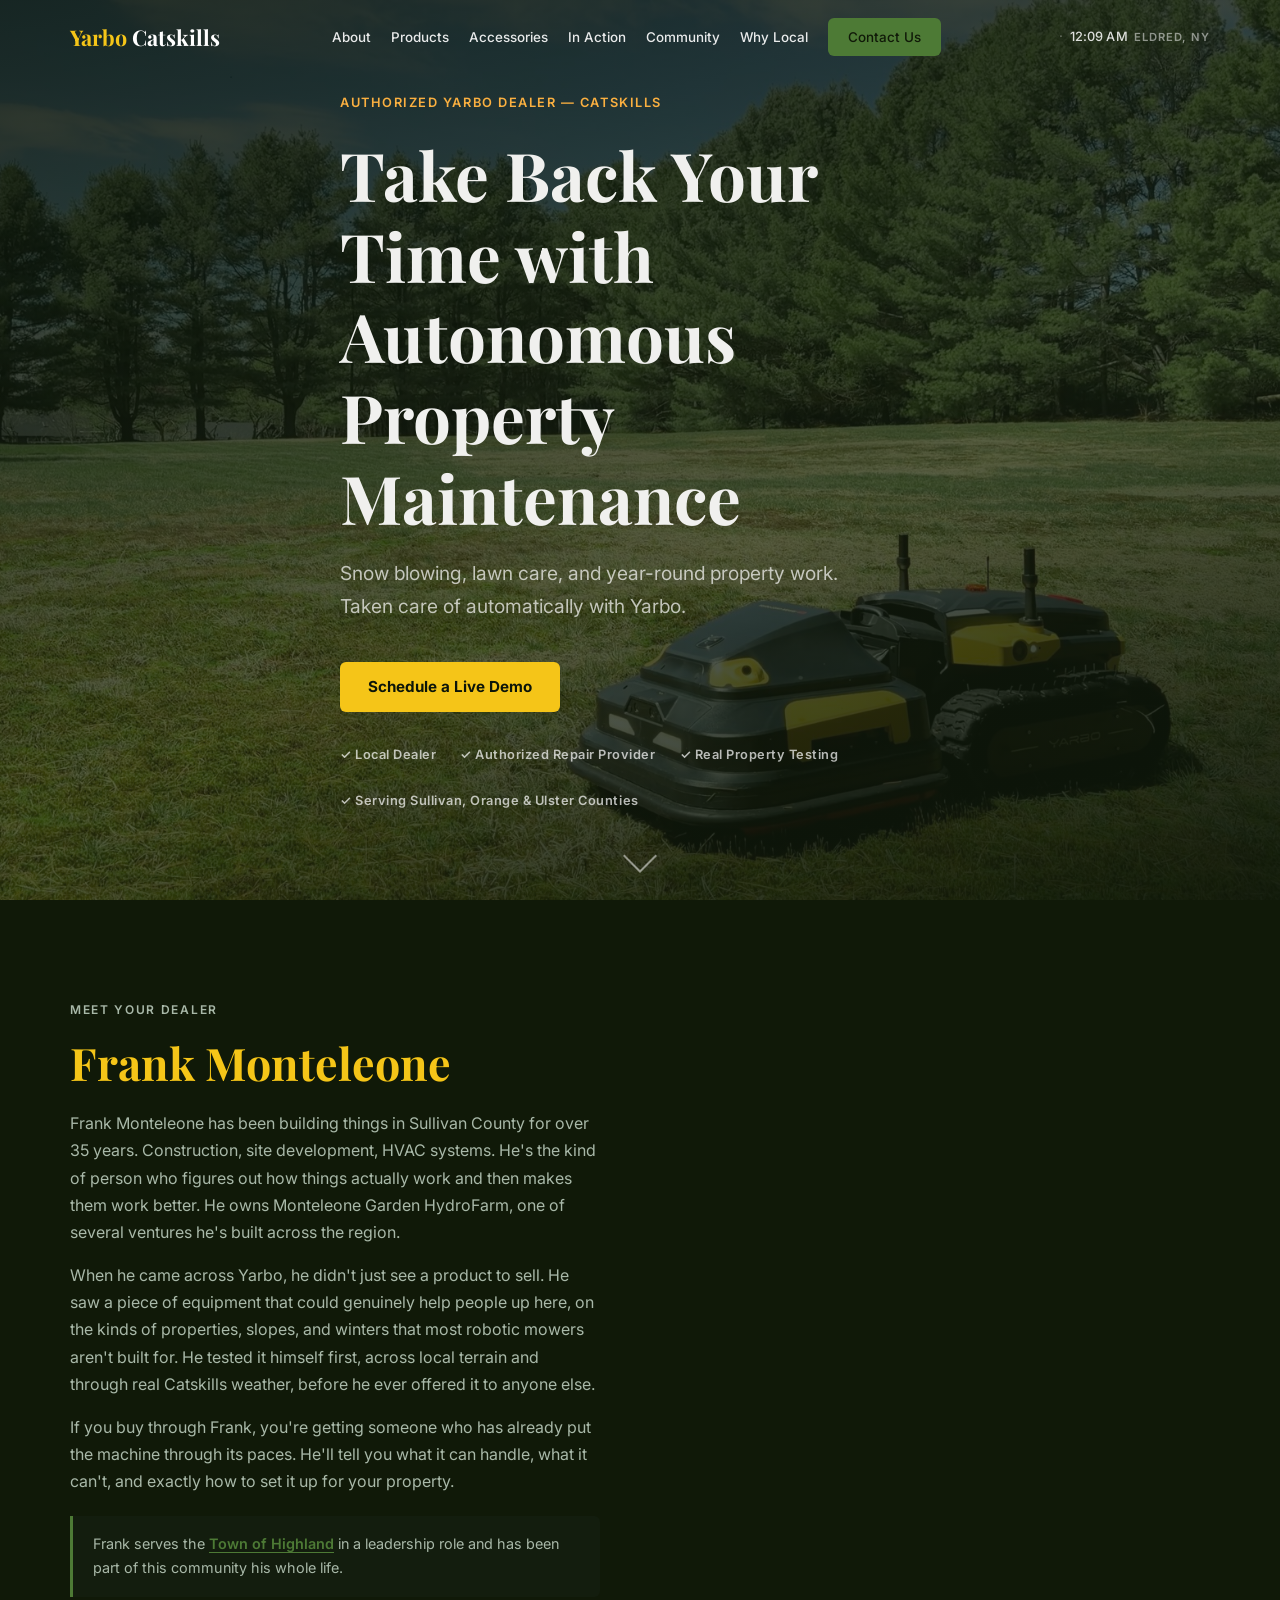
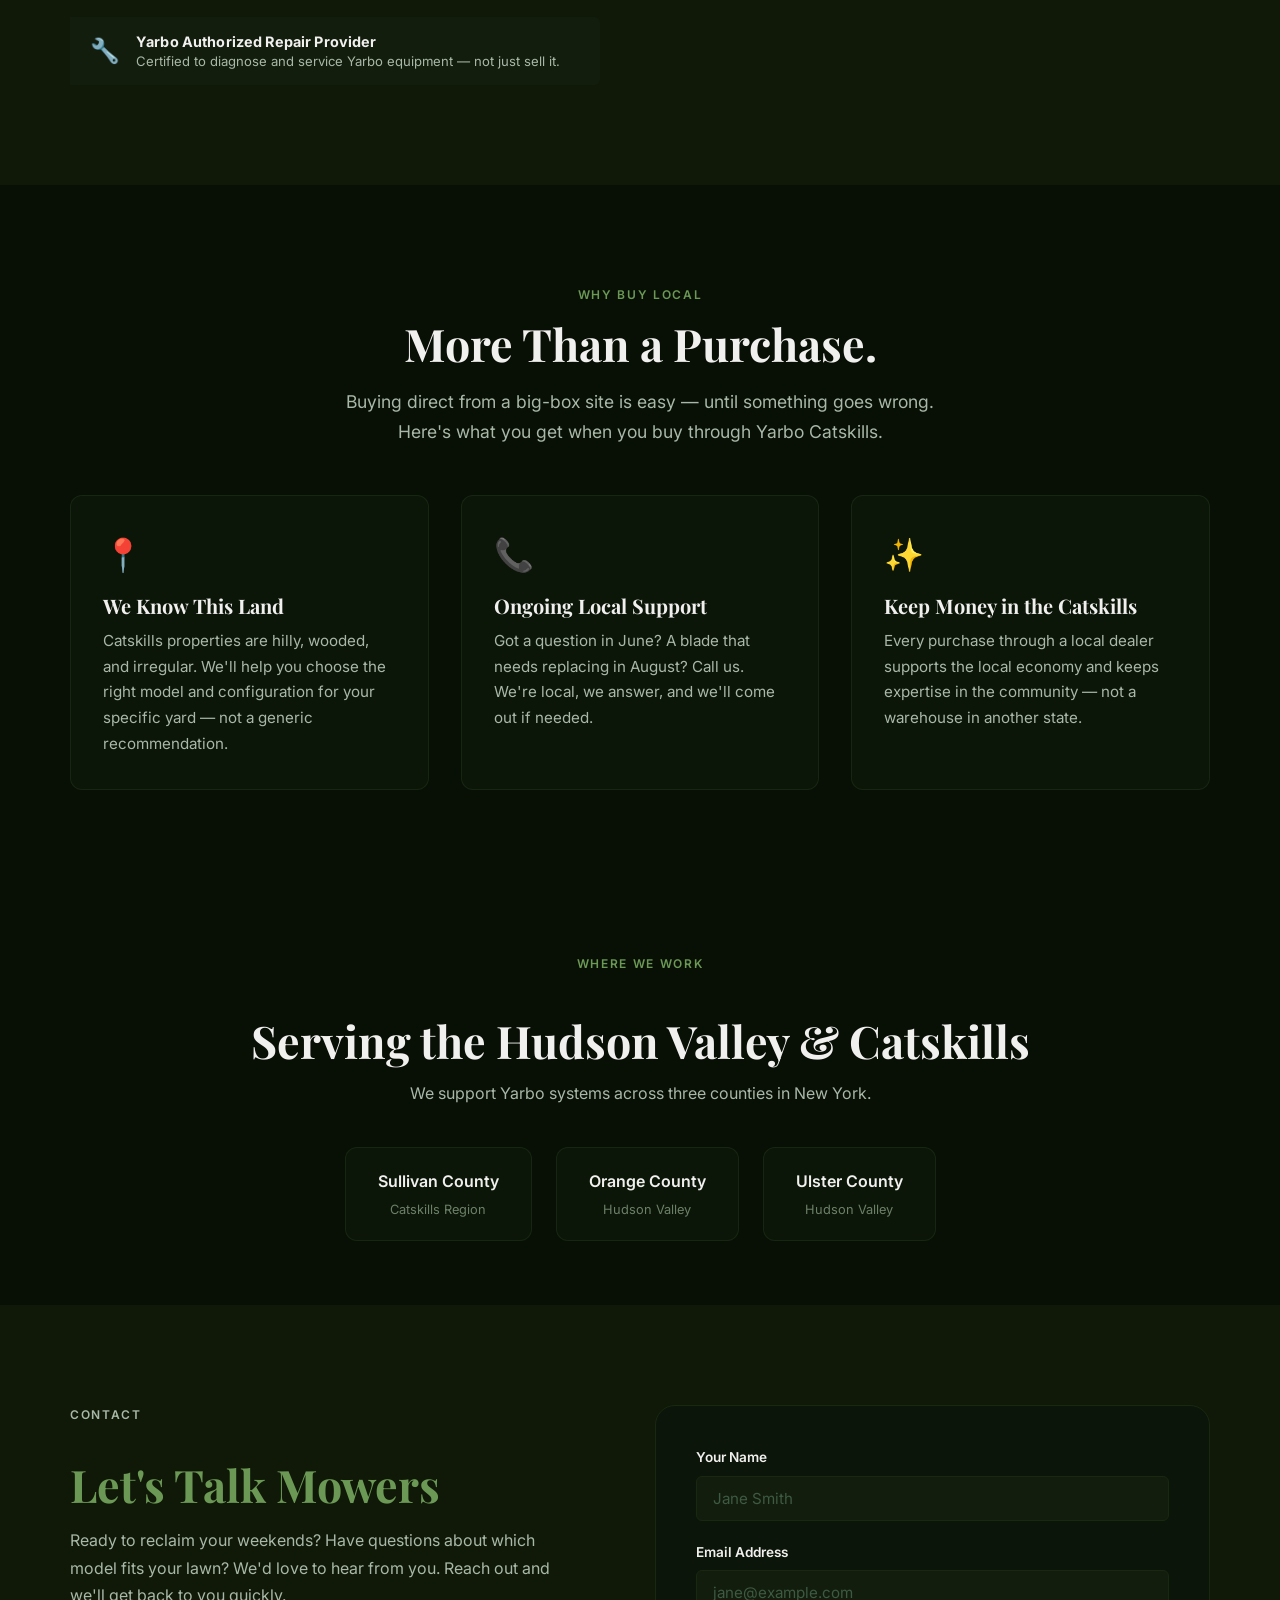
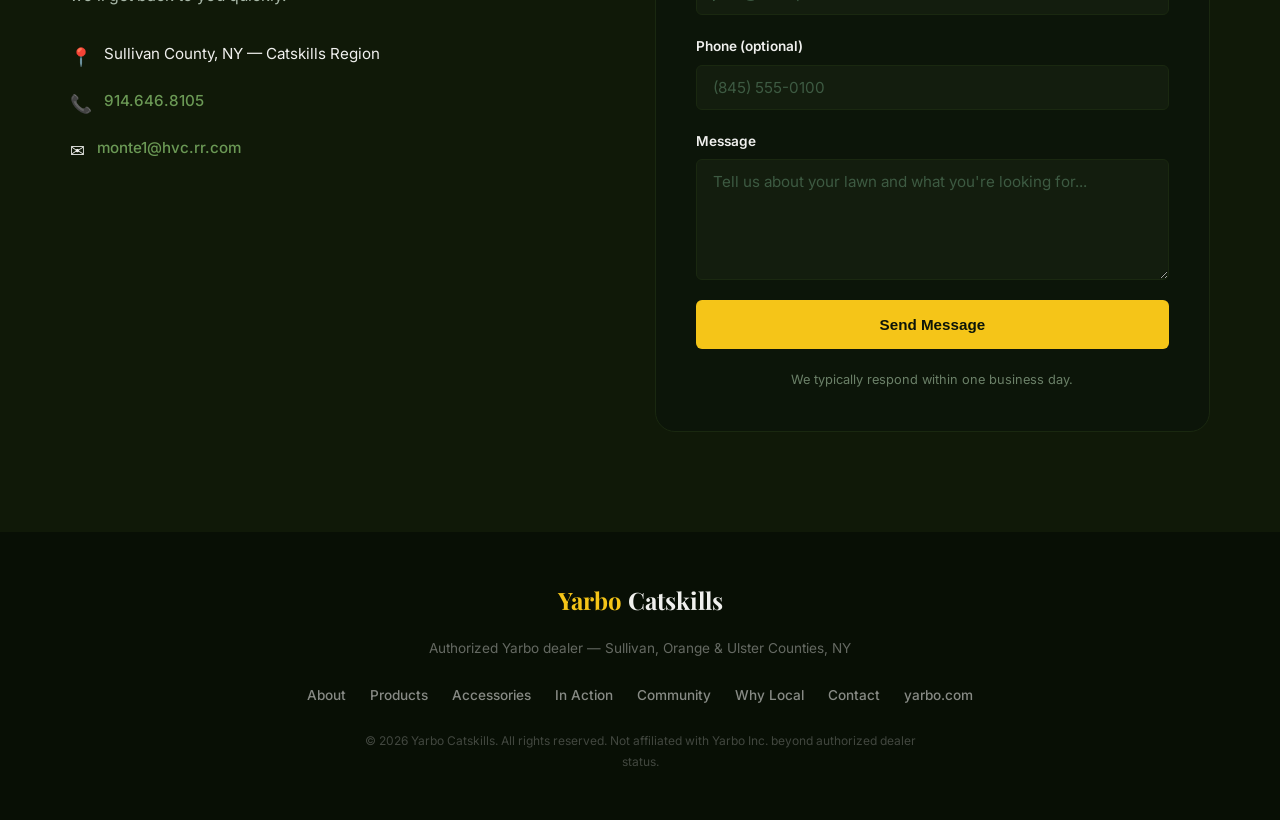
<file: index.html>
<!DOCTYPE html>
<html lang="en">
<head>
  <meta charset="UTF-8" />
  <meta name="viewport" content="width=device-width, initial-scale=1.0" />
  <meta name="description" content="Yarbo Catskills — authorized Yarbo robotic mower dealer serving Sullivan, Orange, and Ulster Counties in New York. Robotic mowers, snow blowers, and year-round property care." />
  <meta name="keywords" content="Yarbo dealer, robotic mower Sullivan County NY, robotic lawn mower Catskills, autonomous mower Ulster County, robotic snow blower Orange County NY, Yarbo Catskills, Hudson Valley robotic mower" />
  <meta property="og:title" content="Yarbo Catskills | Robotic Mowers — Sullivan, Orange &amp; Ulster County NY" />
  <meta property="og:description" content="Authorized Yarbo dealer serving Sullivan, Orange, and Ulster Counties. Robotic mowers, snow blowers, and year-round property automation tested on real Catskills terrain." />
  <meta property="og:type" content="website" />
  <meta property="og:url" content="https://www.yarbocatskills.com" />
  <title>Yarbo Catskills | Robotic Mowers — Sullivan, Orange &amp; Ulster County NY Dealer</title>
  <link rel="preconnect" href="https://fonts.googleapis.com" />
  <link rel="preconnect" href="https://fonts.gstatic.com" crossorigin />
  <link href="https://fonts.googleapis.com/css2?family=Inter:wght@400;500;600;700&family=Playfair+Display:wght@700&display=swap" rel="stylesheet" />
  <link rel="icon" type="image/svg+xml" href="favicon.svg" />
  <link rel="stylesheet" href="css/styles.css?v=2" />
</head>
<body>

  <!-- NAV -->
  <header class="site-header" id="site-header">
    <div class="container nav-inner">
      <a href="#hero" class="logo"><span>Yarbo</span> Catskills</a>
      <nav class="nav-links">
        <a href="#about">About</a>
        <a href="products.html">Products</a>
        <a href="accessories.html">Accessories</a>
        <a href="gallery.html">In Action</a>
        <a href="community.html">Community</a>
        <a href="#why-local">Why Local</a>
        <a href="#contact" class="btn-nav">Contact Us</a>
      </nav>
      <div class="weather-widget" id="weather-widget" aria-live="polite">
        <span id="weather-temp"></span>
        <span class="weather-divider" aria-hidden="true">·</span>
        <span id="weather-time"></span>
        <span class="weather-loc">Eldred, NY</span>
      </div>
      <button class="nav-toggle" aria-label="Toggle navigation" aria-expanded="false">
        <span></span><span></span><span></span>
      </button>
    </div>
  </header>

  <!-- HERO -->
  <section class="hero" id="hero">
    <div class="hero-bg"></div>
    <!-- VIDEO HERO (saved for later — swap the div above for this to re-enable)
    <div class="hero-bg">
      <video class="hero-video" autoplay muted loop playsinline>
        <source src="images/hero-sm.mp4" type="video/mp4">
      </video>
    </div>
    -->
    <div class="container hero-content">
      <p class="hero-eyebrow">Authorized Yarbo Dealer &mdash; Catskills</p>
      <h1>Take Back Your Time with Autonomous Property Maintenance</h1>
      <p class="hero-sub">Snow blowing, lawn care, and year-round property work. Taken care of automatically with Yarbo.</p>
      <div class="hero-actions">
        <a href="#contact" class="btn-primary">Schedule a Live Demo</a>
      </div>
      <div class="hero-trust">
        <span>&#10003; Local Dealer</span>
        <span>&#10003; Authorized Repair Provider</span>
        <span>&#10003; Real Property Testing</span>
        <span>&#10003; Serving Sullivan, Orange &amp; Ulster Counties</span>
      </div>
    </div>
    <div class="hero-scroll-hint" aria-hidden="true">
      <span></span>
    </div>
  </section>

  <!-- ABOUT -->
  <section class="section about" id="about">
    <div class="container about-grid">
      <div class="about-text">
        <p class="section-label">Meet Your Dealer</p>
        <h2>Frank Monteleone</h2>
        <p>Frank Monteleone has been building things in Sullivan County for over 35 years. Construction, site development, HVAC systems. He's the kind of person who figures out how things actually work and then makes them work better. He owns <a href="https://www.monteleonegardens.com/" target="_blank" rel="noopener">Monteleone Garden HydroFarm</a>, one of several ventures he's built across the region.</p>
        <p>When he came across Yarbo, he didn't just see a product to sell. He saw a piece of equipment that could genuinely help people up here, on the kinds of properties, slopes, and winters that most robotic mowers aren't built for. He tested it himself first, across local terrain and through real Catskills weather, before he ever offered it to anyone else.</p>
        <p>If you buy through Frank, you're getting someone who has already put the machine through its paces. He'll tell you what it can handle, what it can't, and exactly how to set it up for your property.</p>
        <p class="about-gardens-note">Frank serves the <a href="https://townofhighlandny.gov/" target="_blank" rel="noopener">Town of Highland</a> in a leadership role and has been part of this community his whole life.</p>
        <button class="repair-cert" id="cert-trigger" aria-label="View authorization certificate">
          <div class="repair-cert-icon">&#128295;</div>
          <div class="repair-cert-text">
            <strong>Yarbo Authorized Repair Provider</strong>
            <span>Certified to diagnose and service Yarbo equipment — not just sell it.</span>
          </div>
        </button>
      </div>
    </div>
  </section>

  <!-- WHY BUY LOCAL -->
  <section class="section why-local" id="why-local">
    <div class="container">
      <p class="section-label center light">Why Buy Local</p>
      <h2 class="center light">More Than a Purchase.</h2>
      <p class="section-intro center light">Buying direct from a big-box site is easy — until something goes wrong. Here's what you get when you buy through Yarbo Catskills.</p>

      <div class="benefits-grid">
        <div class="benefit-item">
          <div class="benefit-icon">&#128205;</div>
          <h3>We Know This Land</h3>
          <p>Catskills properties are hilly, wooded, and irregular. We'll help you choose the right model and configuration for your specific yard — not a generic recommendation.</p>
        </div>
        <div class="benefit-item">
          <div class="benefit-icon">&#128222;</div>
          <h3>Ongoing Local Support</h3>
          <p>Got a question in June? A blade that needs replacing in August? Call us. We're local, we answer, and we'll come out if needed.</p>
        </div>
        <div class="benefit-item">
          <div class="benefit-icon">&#10024;</div>
          <h3>Keep Money in the Catskills</h3>
          <p>Every purchase through a local dealer supports the local economy and keeps expertise in the community — not a warehouse in another state.</p>
        </div>
      </div>
    </div>
  </section>

  <!-- SERVICE AREA -->
  <section class="service-area" id="service-area">
    <div class="container">
      <p class="section-label">Where We Work</p>
      <h2>Serving the Hudson Valley &amp; Catskills</h2>
      <p>We support Yarbo systems across three counties in New York.</p>
      <div class="county-list">
        <div class="county-item">Sullivan County <span>Catskills Region</span></div>
        <div class="county-item">Orange County <span>Hudson Valley</span></div>
        <div class="county-item">Ulster County <span>Hudson Valley</span></div>
      </div>
    </div>
  </section>

  <!-- CONTACT -->
  <section class="section contact" id="contact">
    <div class="container contact-grid">
      <div class="contact-text">
        <p class="section-label">Contact</p>
        <h2>Let's Talk Mowers</h2>
        <p>Ready to reclaim your weekends? Have questions about which model fits your lawn? We'd love to hear from you. Reach out and we'll get back to you quickly.</p>
        <div class="contact-details">
          <div class="contact-item">
            <span class="contact-icon">&#128205;</span>
            <span>Sullivan County, NY &mdash; Catskills Region</span>
          </div>
          <div class="contact-item">
            <span class="contact-icon">&#128222;</span>
            <a href="tel:+19146468105">914.646.8105</a>
          </div>
          <div class="contact-item">
            <span class="contact-icon">&#9993;</span>
            <a href="mailto:monte1@hvc.rr.com">monte1@hvc.rr.com</a>
          </div>
        </div>
      </div>
      <form class="contact-form" id="contact-form" novalidate>
        <div class="form-group">
          <label for="name">Your Name</label>
          <input type="text" id="name" name="name" placeholder="Jane Smith" required />
        </div>
        <div class="form-group">
          <label for="email">Email Address</label>
          <input type="email" id="email" name="email" placeholder="jane@example.com" required />
        </div>
        <div class="form-group">
          <label for="phone">Phone (optional)</label>
          <input type="tel" id="phone" name="phone" placeholder="(845) 555-0100" />
        </div>
        <div class="form-group">
          <label for="message">Message</label>
          <textarea id="message" name="message" rows="5" placeholder="Tell us about your lawn and what you're looking for..." required></textarea>
        </div>
        <button type="submit" class="btn-primary btn-full">Send Message</button>
        <p class="form-note">We typically respond within one business day.</p>
      </form>
    </div>
  </section>

  <!-- FOOTER -->
  <footer class="site-footer">
    <div class="container footer-inner">
      <p class="footer-logo"><span>Yarbo</span> Catskills</p>
      <p class="footer-tagline">Authorized Yarbo dealer &mdash; Sullivan, Orange &amp; Ulster Counties, NY</p>
      <nav class="footer-links">
        <a href="#about">About</a>
        <a href="products.html">Products</a>
        <a href="accessories.html">Accessories</a>
        <a href="gallery.html">In Action</a>
        <a href="community.html">Community</a>
        <a href="#why-local">Why Local</a>
        <a href="#contact">Contact</a>
        <a href="https://www.yarbo.com" target="_blank" rel="noopener">yarbo.com</a>
      </nav>
      <p class="footer-copy">&copy; 2026 Yarbo Catskills. All rights reserved. Not affiliated with Yarbo Inc. beyond authorized dealer status.</p>
    </div>
  </footer>

  <script src="js/main.js"></script>
  <script type="application/ld+json">
  {
    "@context": "https://schema.org",
    "@type": "LocalBusiness",
    "name": "Yarbo Catskills",
    "description": "Authorized Yarbo robotic mower dealer serving Sullivan, Orange, and Ulster Counties, New York. Robotic mowers, snow blowers, and year-round autonomous property maintenance.",
    "telephone": "+19146468105",
    "email": "frank@yarbocatskills.com",
    "url": "https://www.yarbocatskills.com",
    "address": {
      "@type": "PostalAddress",
      "addressLocality": "Eldred",
      "addressRegion": "NY",
      "addressCountry": "US"
    },
    "areaServed": [
      { "@type": "AdministrativeArea", "name": "Sullivan County, NY" },
      { "@type": "AdministrativeArea", "name": "Orange County, NY" },
      { "@type": "AdministrativeArea", "name": "Ulster County, NY" }
    ],
    "sameAs": ["https://www.yarbo.com"]
  }
  </script>

  <!-- Certificate modal -->
  <div id="cert-modal" class="cert-modal" hidden role="dialog" aria-modal="true" aria-label="Authorization certificate">
    <div class="cert-modal-backdrop"></div>
    <img src="images/authorizedrepair.png" alt="Yarbo Authorized Repair Provider certificate for Monteleone Gardens" class="cert-modal-img" />
  </div>

  <script>
    (function() {
      var trigger = document.getElementById('cert-trigger');
      var modal = document.getElementById('cert-modal');
      function open() { modal.removeAttribute('hidden'); modal.classList.add('is-open'); }
      function close() { modal.classList.remove('is-open'); modal.setAttribute('hidden', ''); }
      trigger.addEventListener('click', open);
      modal.addEventListener('click', close);
      document.addEventListener('keydown', function(e) { if (e.key === 'Escape') close(); });
    })();
  </script>
</body>
</html>
</file>
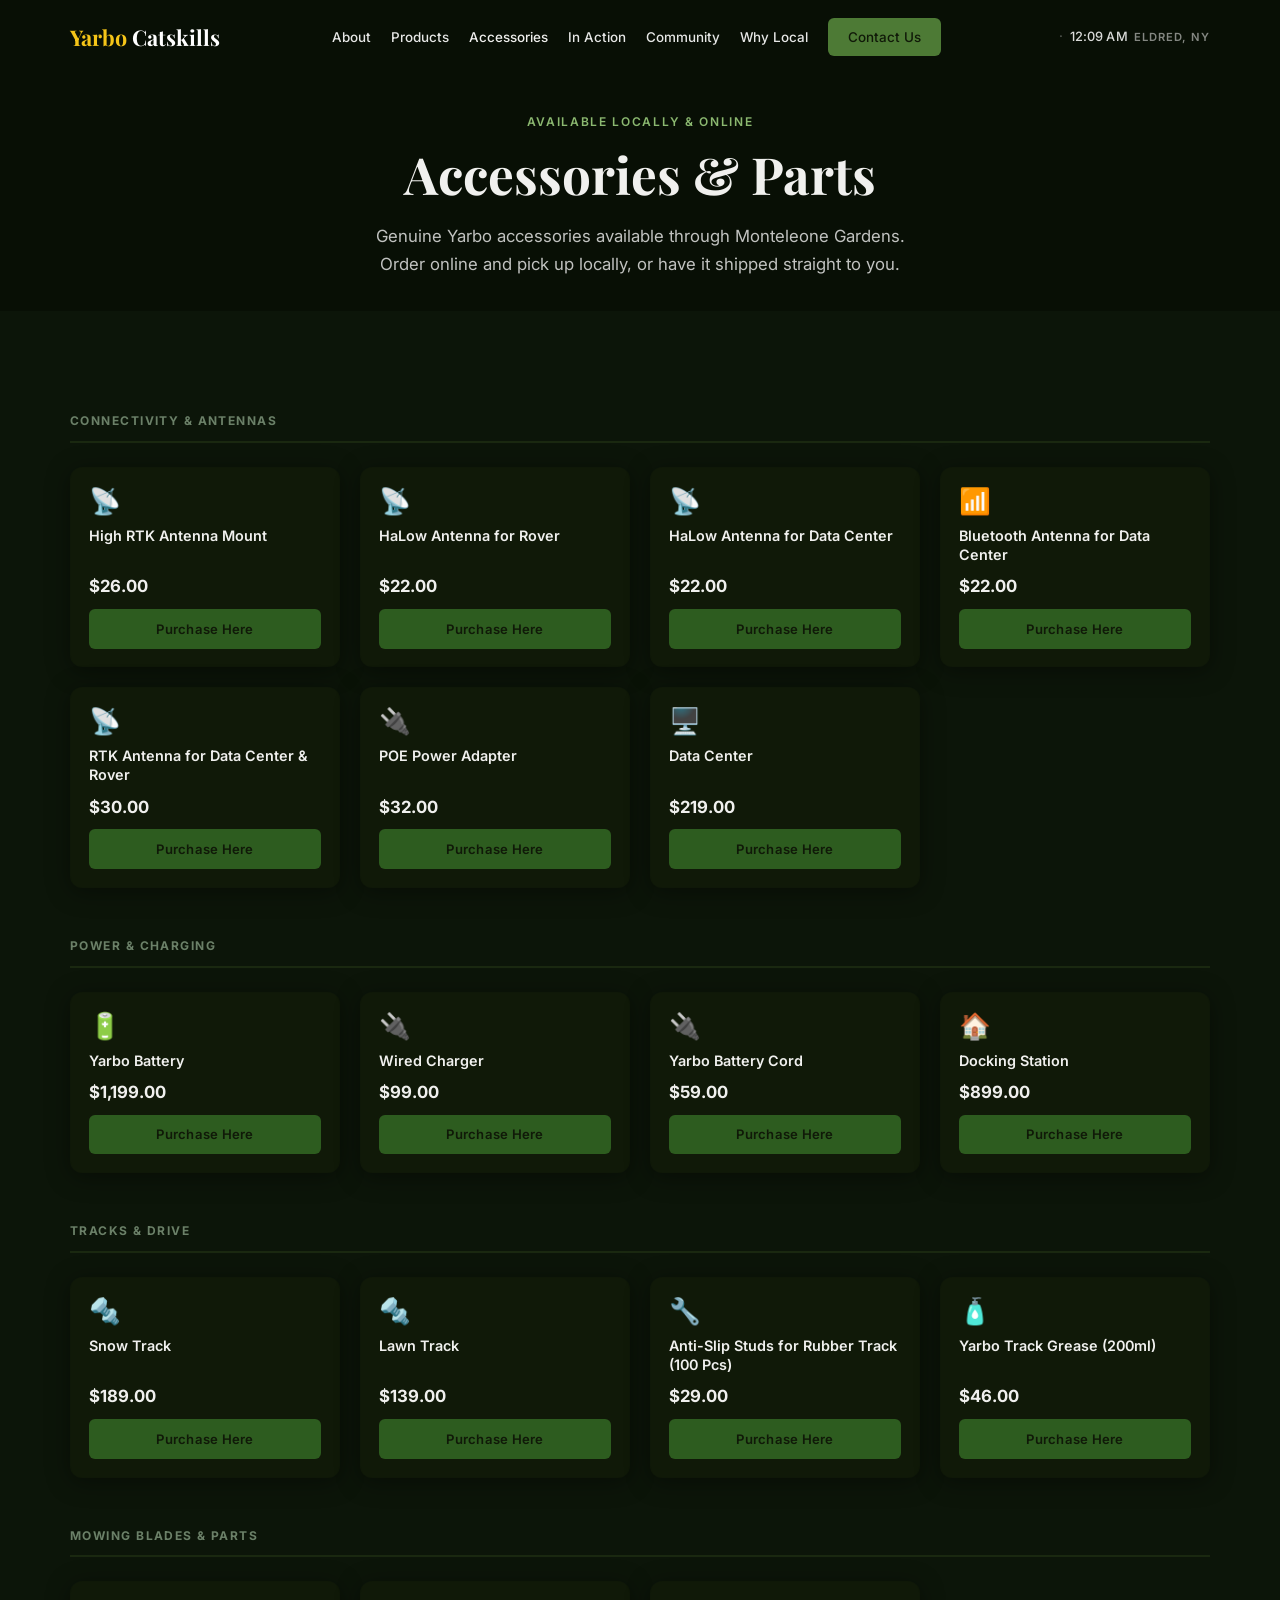
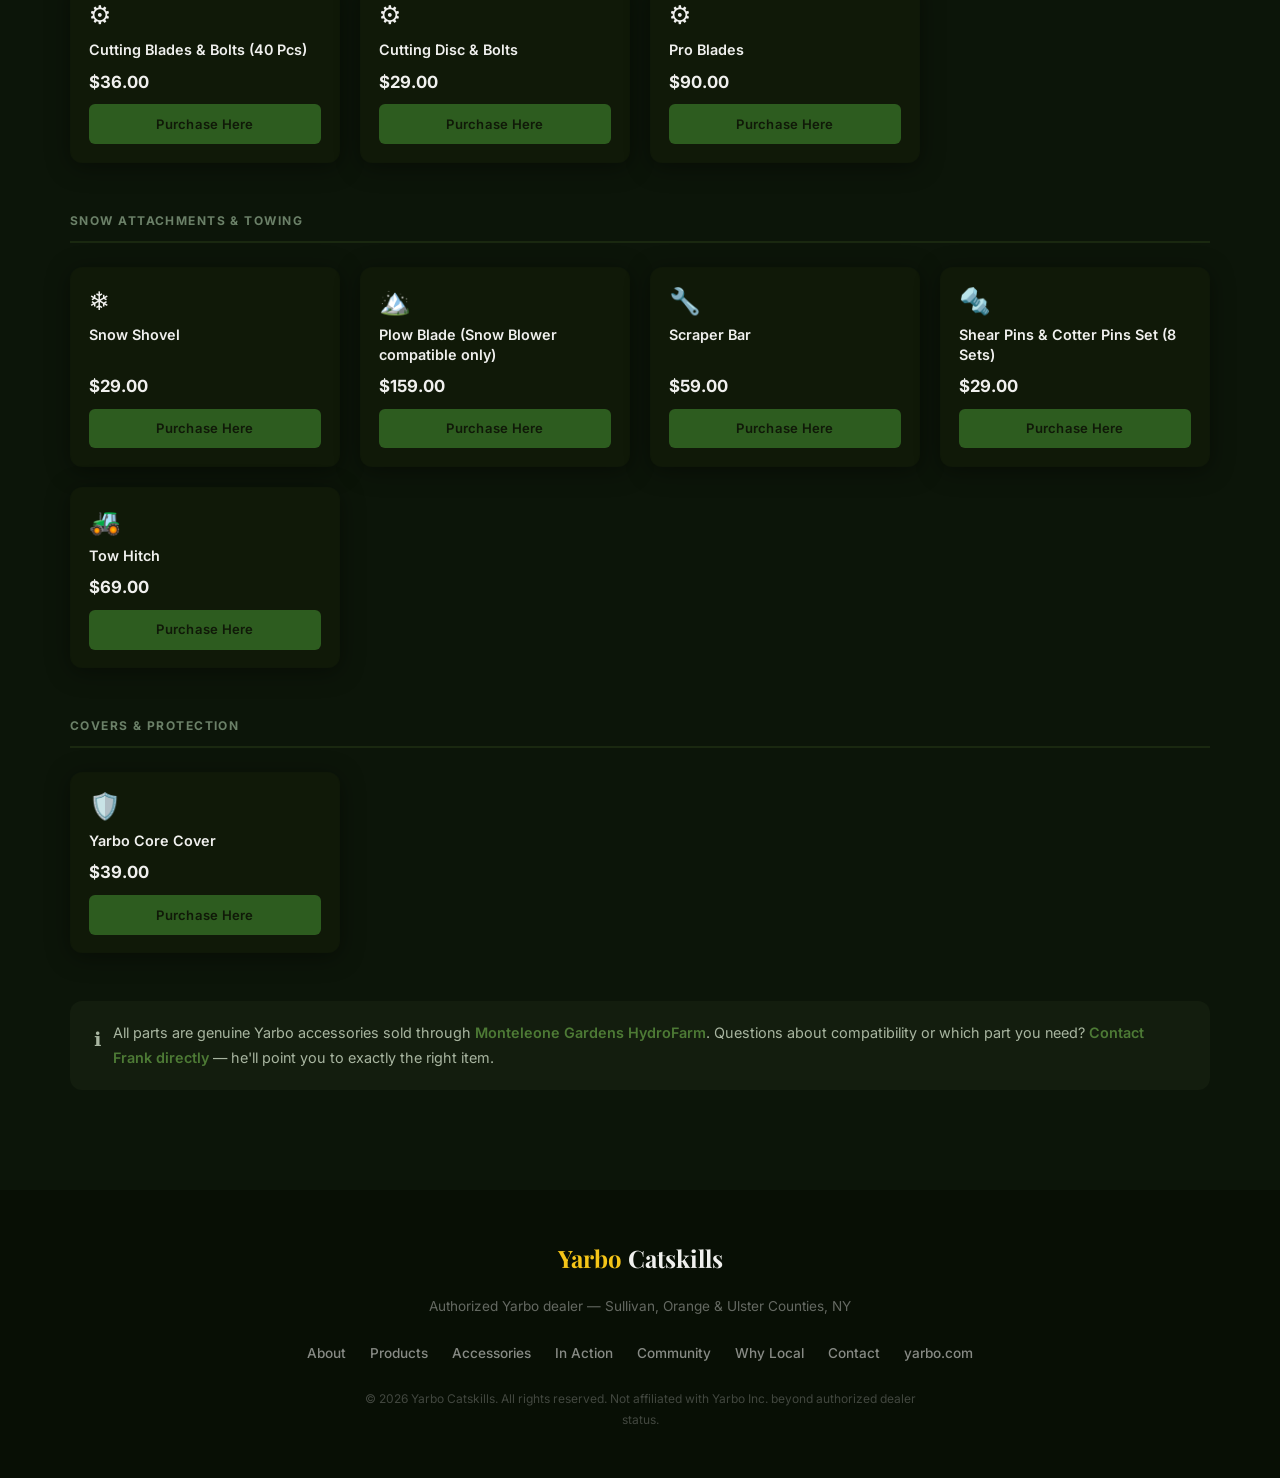
<file: accessories.html>
<!DOCTYPE html>
<html lang="en">
<head>
  <meta charset="UTF-8" />
  <meta name="viewport" content="width=device-width, initial-scale=1.0" />
  <meta name="description" content="Yarbo accessories and parts available locally through Yarbo Catskills — serving Sullivan, Orange, and Ulster Counties, NY. Blades, antenna mounts, track grease, batteries, and more." />
  <meta name="keywords" content="Yarbo accessories, Yarbo parts Sullivan County, robotic mower parts Catskills, Yarbo blades, RTK antenna mount, Yarbo dealer Hudson Valley" />
  <title>Accessories &amp; Parts | Yarbo Catskills — Sullivan, Orange &amp; Ulster County NY</title>
  <link rel="preconnect" href="https://fonts.googleapis.com" />
  <link rel="preconnect" href="https://fonts.gstatic.com" crossorigin />
  <link href="https://fonts.googleapis.com/css2?family=Inter:wght@400;500;600;700&family=Playfair+Display:wght@700&display=swap" rel="stylesheet" />
  <link rel="icon" type="image/svg+xml" href="favicon.svg" />
  <link rel="stylesheet" href="css/styles.css?v=2" />
  <style>
    /* ── Shop grid ─────────────────────────────────────── */
    .shop-section { background: var(--cream); }

    .shop-category {
      margin-bottom: 3rem;
    }
    .shop-category-title {
      font-family: 'Inter', sans-serif;
      font-size: 0.75rem;
      font-weight: 700;
      letter-spacing: 0.12em;
      text-transform: uppercase;
      color: var(--green-mid);
      border-bottom: 2px solid var(--sand);
      padding-bottom: 0.6rem;
      margin-bottom: 1.5rem;
    }

    .shop-grid {
      display: grid;
      grid-template-columns: repeat(4, 1fr);
      gap: 1.25rem;
    }

    .shop-card {
      background: var(--white);
      border-radius: var(--radius-md);
      padding: 1.25rem 1.1rem 1.1rem;
      border: 1px solid rgba(0,0,0,0.06);
      box-shadow: var(--shadow-card);
      display: flex;
      flex-direction: column;
      gap: 0.5rem;
      transition: box-shadow var(--transition), transform var(--transition);
    }
    .shop-card:hover {
      box-shadow: var(--shadow-hover);
      transform: translateY(-2px);
    }

    .shop-card-icon {
      font-size: 1.6rem;
      line-height: 1;
      margin-bottom: 0.25rem;
    }
    .shop-card-name {
      font-family: 'Inter', sans-serif;
      font-size: 0.9rem;
      font-weight: 600;
      color: var(--text-dark);
      line-height: 1.35;
      flex: 1;
    }
    .shop-card-price {
      font-size: 1.05rem;
      font-weight: 700;
      color: var(--green-mid);
    }
    .shop-card-btn {
      display: block;
      text-align: center;
      background: var(--green-mid);
      color: var(--white) !important;
      border-radius: var(--radius-sm);
      padding: 0.55rem 0.75rem;
      font-size: 0.82rem;
      font-weight: 600;
      letter-spacing: 0.02em;
      transition: background var(--transition), transform var(--transition);
      text-decoration: none;
      margin-top: auto;
    }
    .shop-card-btn:hover {
      background: var(--green-dark);
      transform: translateY(-1px);
    }

    .shop-note {
      background: var(--sand);
      border-radius: var(--radius-md);
      padding: 1.25rem 1.5rem;
      margin-top: 2.5rem;
      display: flex;
      align-items: flex-start;
      gap: 0.75rem;
      font-size: 0.9rem;
      color: var(--text-mid);
    }
    .shop-note-icon { font-size: 1.2rem; flex-shrink: 0; margin-top: 2px; }

    @media (max-width: 900px) {
      .shop-grid { grid-template-columns: repeat(3, 1fr); }
    }
    @media (max-width: 640px) {
      .shop-grid { grid-template-columns: repeat(2, 1fr); }
    }
    @media (max-width: 400px) {
      .shop-grid { grid-template-columns: 1fr; }
    }
  </style>
</head>
<body>

  <!-- NAV -->
  <header class="site-header scrolled" id="site-header">
    <div class="container nav-inner">
      <a href="index.html" class="logo"><span>Yarbo</span> Catskills</a>
      <nav class="nav-links">
        <a href="index.html#about">About</a>
        <a href="products.html">Products</a>
        <a href="accessories.html" class="nav-current">Accessories</a>
        <a href="gallery.html">In Action</a>
        <a href="community.html">Community</a>
        <a href="index.html#why-local">Why Local</a>
        <a href="index.html#contact" class="btn-nav">Contact Us</a>
      </nav>
      <div class="weather-widget" id="weather-widget" aria-live="polite">
        <span id="weather-temp"></span>
        <span class="weather-divider" aria-hidden="true">·</span>
        <span id="weather-time"></span>
        <span class="weather-loc">Eldred, NY</span>
      </div>
      <button class="nav-toggle" aria-label="Toggle navigation" aria-expanded="false">
        <span></span><span></span><span></span>
      </button>
    </div>
  </header>

  <!-- PAGE HERO -->
  <section class="page-hero">
    <div class="container">
      <p class="section-label">Available Locally &amp; Online</p>
      <h1>Accessories &amp; Parts</h1>
      <p class="page-hero-sub">Genuine Yarbo accessories available through Monteleone Gardens. Order online and pick up locally, or have it shipped straight to you.</p>
    </div>
  </section>

  <!-- SHOP -->
  <section class="section shop-section">
    <div class="container">

      <!-- Connectivity & Antennas -->
      <div class="shop-category">
        <p class="shop-category-title">Connectivity &amp; Antennas</p>
        <div class="shop-grid">

          <div class="shop-card">
            <div class="shop-card-icon">📡</div>
            <div class="shop-card-name">High RTK Antenna Mount</div>
            <div class="shop-card-price">$26.00</div>
            <a href="https://www.monteleonegardens.com/yarbo-1" target="_blank" rel="noopener" class="shop-card-btn">Purchase Here</a>
          </div>

          <div class="shop-card">
            <div class="shop-card-icon">📡</div>
            <div class="shop-card-name">HaLow Antenna for Rover</div>
            <div class="shop-card-price">$22.00</div>
            <a href="https://www.monteleonegardens.com/yarbo-1" target="_blank" rel="noopener" class="shop-card-btn">Purchase Here</a>
          </div>

          <div class="shop-card">
            <div class="shop-card-icon">📡</div>
            <div class="shop-card-name">HaLow Antenna for Data Center</div>
            <div class="shop-card-price">$22.00</div>
            <a href="https://www.monteleonegardens.com/yarbo-1" target="_blank" rel="noopener" class="shop-card-btn">Purchase Here</a>
          </div>

          <div class="shop-card">
            <div class="shop-card-icon">📶</div>
            <div class="shop-card-name">Bluetooth Antenna for Data Center</div>
            <div class="shop-card-price">$22.00</div>
            <a href="https://www.monteleonegardens.com/yarbo-1" target="_blank" rel="noopener" class="shop-card-btn">Purchase Here</a>
          </div>

          <div class="shop-card">
            <div class="shop-card-icon">📡</div>
            <div class="shop-card-name">RTK Antenna for Data Center &amp; Rover</div>
            <div class="shop-card-price">$30.00</div>
            <a href="https://www.monteleonegardens.com/yarbo-1" target="_blank" rel="noopener" class="shop-card-btn">Purchase Here</a>
          </div>

          <div class="shop-card">
            <div class="shop-card-icon">🔌</div>
            <div class="shop-card-name">POE Power Adapter</div>
            <div class="shop-card-price">$32.00</div>
            <a href="https://www.monteleonegardens.com/yarbo-1" target="_blank" rel="noopener" class="shop-card-btn">Purchase Here</a>
          </div>

          <div class="shop-card">
            <div class="shop-card-icon">🖥️</div>
            <div class="shop-card-name">Data Center</div>
            <div class="shop-card-price">$219.00</div>
            <a href="https://www.monteleonegardens.com/yarbo-1" target="_blank" rel="noopener" class="shop-card-btn">Purchase Here</a>
          </div>

        </div>
      </div>

      <!-- Power & Charging -->
      <div class="shop-category">
        <p class="shop-category-title">Power &amp; Charging</p>
        <div class="shop-grid">

          <div class="shop-card">
            <div class="shop-card-icon">🔋</div>
            <div class="shop-card-name">Yarbo Battery</div>
            <div class="shop-card-price">$1,199.00</div>
            <a href="https://www.monteleonegardens.com/yarbo-1" target="_blank" rel="noopener" class="shop-card-btn">Purchase Here</a>
          </div>

          <div class="shop-card">
            <div class="shop-card-icon">🔌</div>
            <div class="shop-card-name">Wired Charger</div>
            <div class="shop-card-price">$99.00</div>
            <a href="https://www.monteleonegardens.com/yarbo-1" target="_blank" rel="noopener" class="shop-card-btn">Purchase Here</a>
          </div>

          <div class="shop-card">
            <div class="shop-card-icon">🔌</div>
            <div class="shop-card-name">Yarbo Battery Cord</div>
            <div class="shop-card-price">$59.00</div>
            <a href="https://www.monteleonegardens.com/yarbo-1" target="_blank" rel="noopener" class="shop-card-btn">Purchase Here</a>
          </div>

          <div class="shop-card">
            <div class="shop-card-icon">🏠</div>
            <div class="shop-card-name">Docking Station</div>
            <div class="shop-card-price">$899.00</div>
            <a href="https://www.monteleonegardens.com/yarbo-1" target="_blank" rel="noopener" class="shop-card-btn">Purchase Here</a>
          </div>

        </div>
      </div>

      <!-- Tracks & Drive -->
      <div class="shop-category">
        <p class="shop-category-title">Tracks &amp; Drive</p>
        <div class="shop-grid">

          <div class="shop-card">
            <div class="shop-card-icon">🔩</div>
            <div class="shop-card-name">Snow Track</div>
            <div class="shop-card-price">$189.00</div>
            <a href="https://www.monteleonegardens.com/yarbo-1" target="_blank" rel="noopener" class="shop-card-btn">Purchase Here</a>
          </div>

          <div class="shop-card">
            <div class="shop-card-icon">🔩</div>
            <div class="shop-card-name">Lawn Track</div>
            <div class="shop-card-price">$139.00</div>
            <a href="https://www.monteleonegardens.com/yarbo-1" target="_blank" rel="noopener" class="shop-card-btn">Purchase Here</a>
          </div>

          <div class="shop-card">
            <div class="shop-card-icon">🔧</div>
            <div class="shop-card-name">Anti-Slip Studs for Rubber Track (100 Pcs)</div>
            <div class="shop-card-price">$29.00</div>
            <a href="https://www.monteleonegardens.com/yarbo-1" target="_blank" rel="noopener" class="shop-card-btn">Purchase Here</a>
          </div>

          <div class="shop-card">
            <div class="shop-card-icon">🧴</div>
            <div class="shop-card-name">Yarbo Track Grease (200ml)</div>
            <div class="shop-card-price">$46.00</div>
            <a href="https://www.monteleonegardens.com/yarbo-1" target="_blank" rel="noopener" class="shop-card-btn">Purchase Here</a>
          </div>

        </div>
      </div>

      <!-- Mowing Blades & Parts -->
      <div class="shop-category">
        <p class="shop-category-title">Mowing Blades &amp; Parts</p>
        <div class="shop-grid">

          <div class="shop-card">
            <div class="shop-card-icon">⚙️</div>
            <div class="shop-card-name">Cutting Blades &amp; Bolts (40 Pcs)</div>
            <div class="shop-card-price">$36.00</div>
            <a href="https://www.monteleonegardens.com/yarbo-1" target="_blank" rel="noopener" class="shop-card-btn">Purchase Here</a>
          </div>

          <div class="shop-card">
            <div class="shop-card-icon">⚙️</div>
            <div class="shop-card-name">Cutting Disc &amp; Bolts</div>
            <div class="shop-card-price">$29.00</div>
            <a href="https://www.monteleonegardens.com/yarbo-1" target="_blank" rel="noopener" class="shop-card-btn">Purchase Here</a>
          </div>

          <div class="shop-card">
            <div class="shop-card-icon">⚙️</div>
            <div class="shop-card-name">Pro Blades</div>
            <div class="shop-card-price">$90.00</div>
            <a href="https://www.monteleonegardens.com/yarbo-1" target="_blank" rel="noopener" class="shop-card-btn">Purchase Here</a>
          </div>

        </div>
      </div>

      <!-- Snow Attachments & Towing -->
      <div class="shop-category">
        <p class="shop-category-title">Snow Attachments &amp; Towing</p>
        <div class="shop-grid">

          <div class="shop-card">
            <div class="shop-card-icon">❄️</div>
            <div class="shop-card-name">Snow Shovel</div>
            <div class="shop-card-price">$29.00</div>
            <a href="https://www.monteleonegardens.com/yarbo-1" target="_blank" rel="noopener" class="shop-card-btn">Purchase Here</a>
          </div>

          <div class="shop-card">
            <div class="shop-card-icon">🏔️</div>
            <div class="shop-card-name">Plow Blade (Snow Blower compatible only)</div>
            <div class="shop-card-price">$159.00</div>
            <a href="https://www.monteleonegardens.com/yarbo-1" target="_blank" rel="noopener" class="shop-card-btn">Purchase Here</a>
          </div>

          <div class="shop-card">
            <div class="shop-card-icon">🔧</div>
            <div class="shop-card-name">Scraper Bar</div>
            <div class="shop-card-price">$59.00</div>
            <a href="https://www.monteleonegardens.com/yarbo-1" target="_blank" rel="noopener" class="shop-card-btn">Purchase Here</a>
          </div>

          <div class="shop-card">
            <div class="shop-card-icon">🔩</div>
            <div class="shop-card-name">Shear Pins &amp; Cotter Pins Set (8 Sets)</div>
            <div class="shop-card-price">$29.00</div>
            <a href="https://www.monteleonegardens.com/yarbo-1" target="_blank" rel="noopener" class="shop-card-btn">Purchase Here</a>
          </div>

          <div class="shop-card">
            <div class="shop-card-icon">🚜</div>
            <div class="shop-card-name">Tow Hitch</div>
            <div class="shop-card-price">$69.00</div>
            <a href="https://www.monteleonegardens.com/yarbo-1" target="_blank" rel="noopener" class="shop-card-btn">Purchase Here</a>
          </div>

        </div>
      </div>

      <!-- Covers & Protection -->
      <div class="shop-category">
        <p class="shop-category-title">Covers &amp; Protection</p>
        <div class="shop-grid">

          <div class="shop-card">
            <div class="shop-card-icon">🛡️</div>
            <div class="shop-card-name">Yarbo Core Cover</div>
            <div class="shop-card-price">$39.00</div>
            <a href="https://www.monteleonegardens.com/yarbo-1" target="_blank" rel="noopener" class="shop-card-btn">Purchase Here</a>
          </div>

        </div>
      </div>

      <div class="shop-note">
        <span class="shop-note-icon">ℹ️</span>
        <p>All parts are genuine Yarbo accessories sold through <a href="https://www.monteleonegardens.com/yarbo-1" target="_blank" rel="noopener" style="color:var(--green-mid);font-weight:600;">Monteleone Gardens HydroFarm</a>. Questions about compatibility or which part you need? <a href="index.html#contact" style="color:var(--green-mid);font-weight:600;">Contact Frank directly</a> — he'll point you to exactly the right item.</p>
      </div>

    </div>
  </section>

  <!-- FOOTER -->
  <footer class="site-footer">
    <div class="container footer-inner">
      <p class="footer-logo"><span>Yarbo</span> Catskills</p>
      <p class="footer-tagline">Authorized Yarbo dealer &mdash; Sullivan, Orange &amp; Ulster Counties, NY</p>
      <nav class="footer-links">
        <a href="index.html#about">About</a>
        <a href="products.html">Products</a>
        <a href="accessories.html">Accessories</a>
        <a href="gallery.html">In Action</a>
        <a href="community.html">Community</a>
        <a href="index.html#why-local">Why Local</a>
        <a href="index.html#contact">Contact</a>
        <a href="https://www.yarbo.com" target="_blank" rel="noopener">yarbo.com</a>
      </nav>
      <p class="footer-copy">&copy; 2026 Yarbo Catskills. All rights reserved. Not affiliated with Yarbo Inc. beyond authorized dealer status.</p>
    </div>
  </footer>

  <script src="js/main.js"></script>
</body>
</html>
</file>
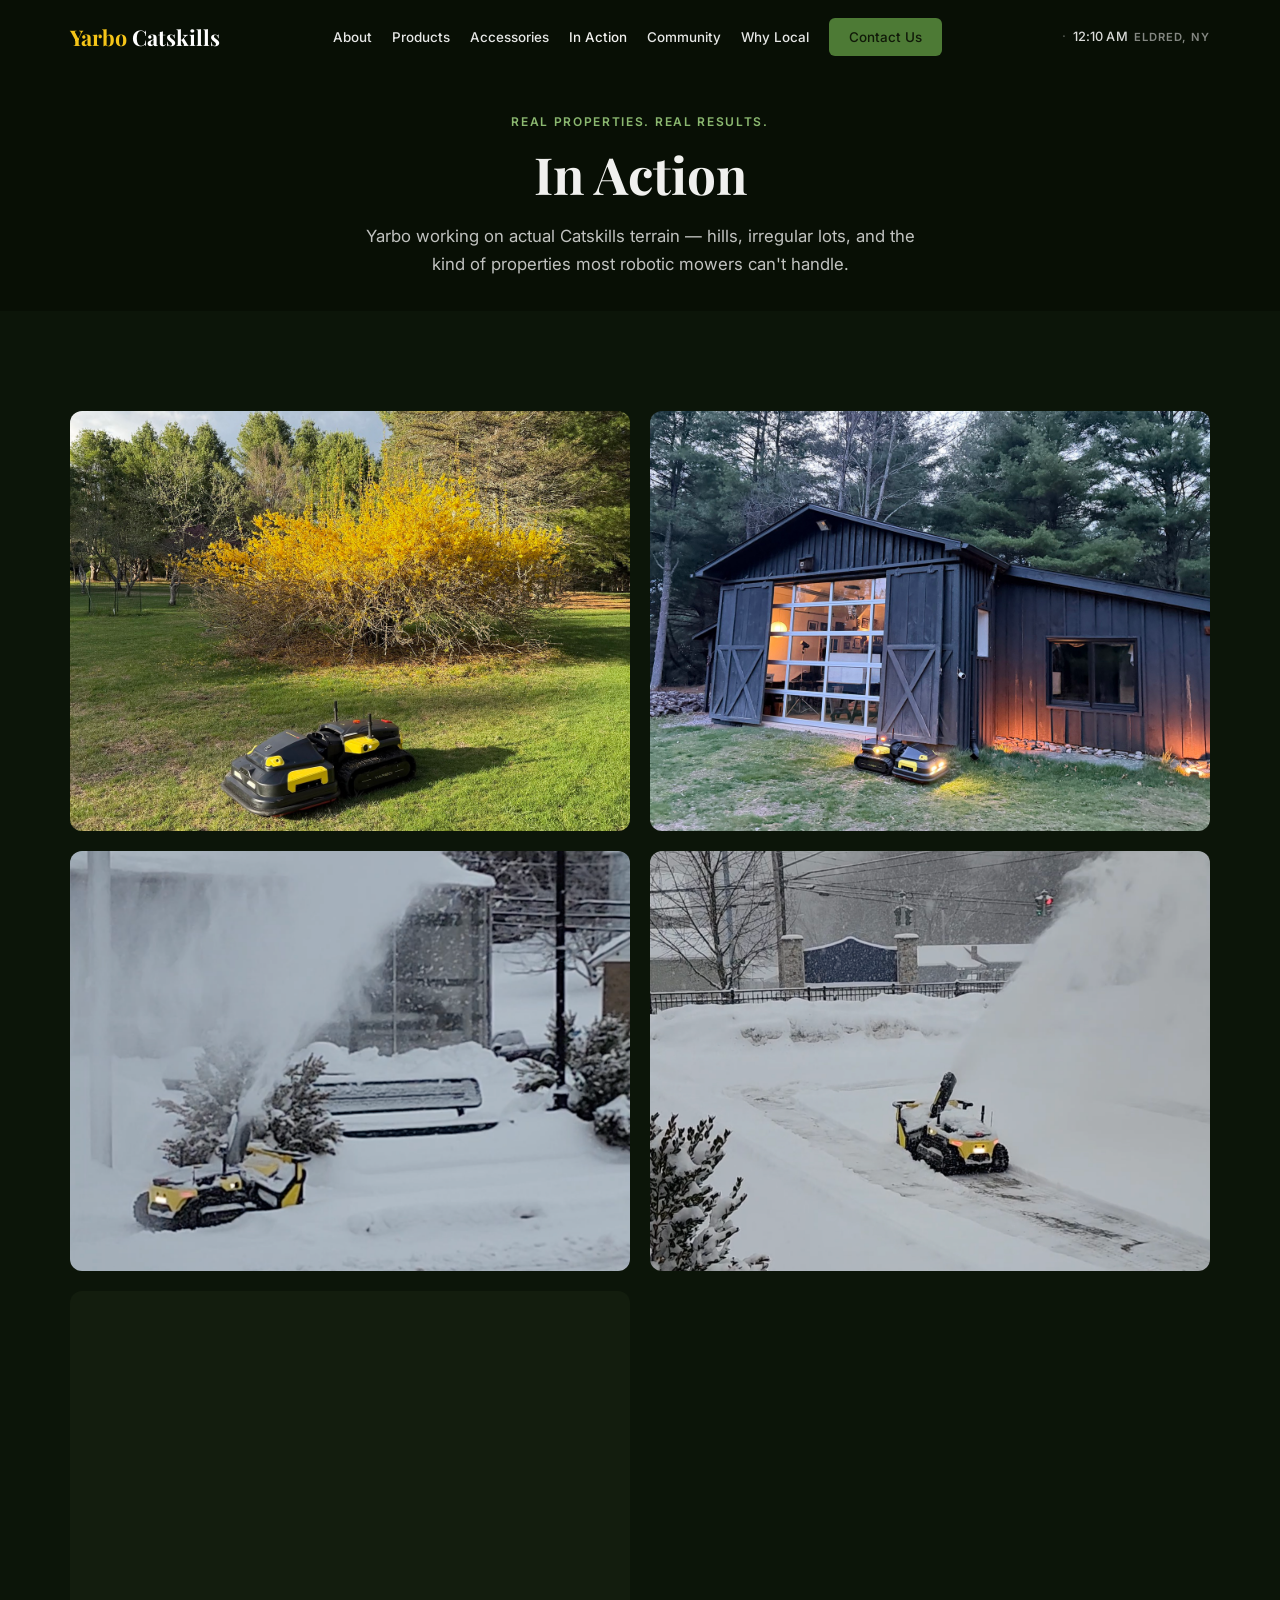
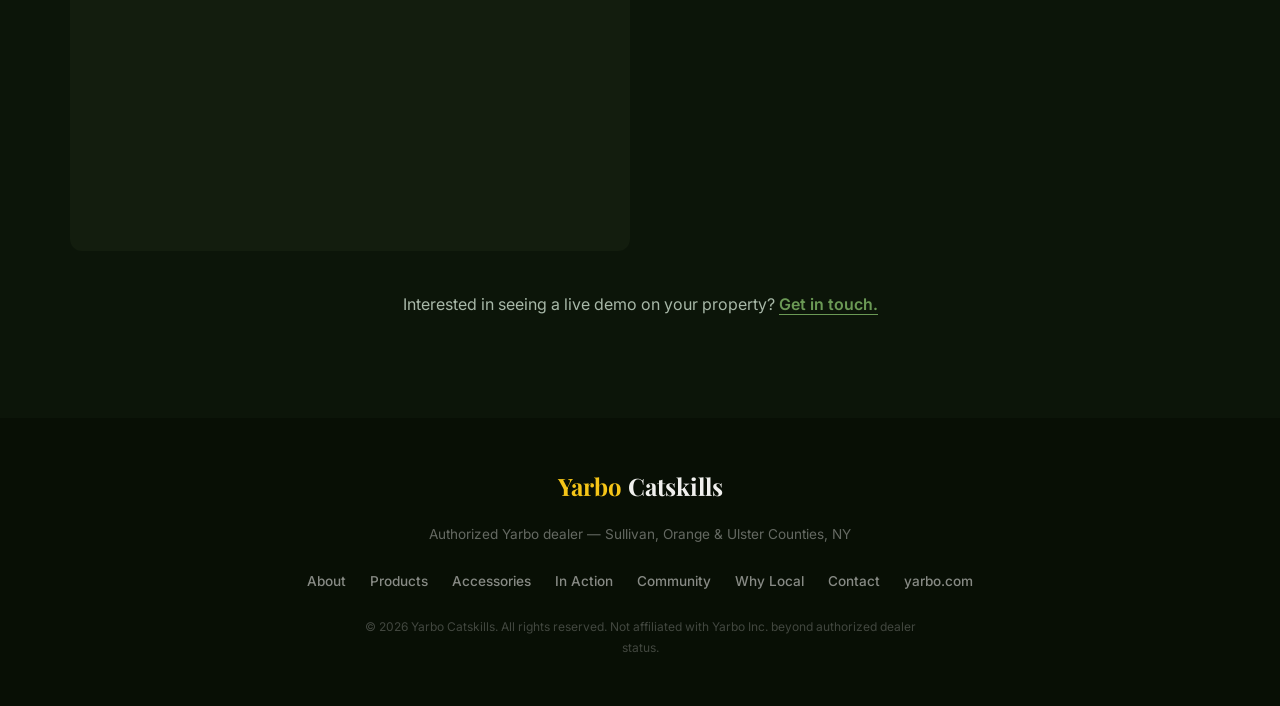
<file: gallery.html>
<!DOCTYPE html>
<html lang="en">
<head>
  <meta charset="UTF-8" />
  <meta name="viewport" content="width=device-width, initial-scale=1.0" />
  <meta name="description" content="See Yarbo robotic mowers in action on real Catskills properties — Sullivan, Orange, and Ulster County NY. Local terrain, real results." />
  <title>In Action | Yarbo Catskills — Robotic Mowers in Sullivan, Orange &amp; Ulster County NY</title>
  <link rel="preconnect" href="https://fonts.googleapis.com" />
  <link rel="preconnect" href="https://fonts.gstatic.com" crossorigin />
  <link href="https://fonts.googleapis.com/css2?family=Inter:wght@400;500;600;700&family=Playfair+Display:wght@700&display=swap" rel="stylesheet" />
  <link rel="icon" type="image/svg+xml" href="favicon.svg" />
  <link rel="stylesheet" href="css/styles.css?v=2" />
</head>
<body>

  <!-- NAV -->
  <header class="site-header scrolled" id="site-header">
    <div class="container nav-inner">
      <a href="index.html" class="logo"><span>Yarbo</span> Catskills</a>
      <nav class="nav-links">
        <a href="index.html#about">About</a>
        <a href="products.html">Products</a>
        <a href="accessories.html">Accessories</a>
        <a href="gallery.html" class="nav-current">In Action</a>
        <a href="community.html">Community</a>
        <a href="index.html#why-local">Why Local</a>
        <a href="index.html#contact" class="btn-nav">Contact Us</a>
      </nav>
      <div class="weather-widget" id="weather-widget" aria-live="polite">
        <span id="weather-temp"></span>
        <span class="weather-divider" aria-hidden="true">·</span>
        <span id="weather-time"></span>
        <span class="weather-loc">Eldred, NY</span>
      </div>
      <button class="nav-toggle" aria-label="Toggle navigation" aria-expanded="false">
        <span></span><span></span><span></span>
      </button>
    </div>
  </header>

  <!-- PAGE HERO -->
  <section class="page-hero">
    <div class="container">
      <p class="section-label">Real Properties. Real Results.</p>
      <h1>In Action</h1>
      <p class="page-hero-sub">Yarbo working on actual Catskills terrain — hills, irregular lots, and the kind of properties most robotic mowers can't handle.</p>
    </div>
  </section>

  <!-- GALLERY -->
  <section class="section gallery-section">
    <div class="container">
      <div class="gallery-grid">
        <div class="gallery-item">
          <img src="inaction/IMG_7789.jpg" alt="Yarbo robotic mower in action on a Catskills property in Sullivan County NY" loading="lazy" />
        </div>
        <div class="gallery-item">
          <img src="inaction/IMG_7840.jpg" alt="Yarbo autonomous mower handling hilly terrain in the Hudson Valley" loading="lazy" />
        </div>
        <div class="gallery-item">
          <img src="images/aroundtown/aroundtown1.png" alt="Yarbo out and about in Sullivan County" loading="lazy" />
        </div>
        <div class="gallery-item">
          <img src="images/aroundtown/aroundtown2.png" alt="Yarbo spotted around town in the Catskills" loading="lazy" />
        </div>
        <div class="gallery-item gallery-item--square">
          <video autoplay muted loop playsinline>
            <source src="images/aroundtown/leafblower.mov" type="video/mp4" />
          </video>
        </div>
      </div>
      <p class="gallery-cta">Interested in seeing a live demo on your property? <a href="index.html#contact">Get in touch.</a></p>
    </div>
  </section>

  <!-- FOOTER -->
  <footer class="site-footer">
    <div class="container footer-inner">
      <p class="footer-logo"><span>Yarbo</span> Catskills</p>
      <p class="footer-tagline">Authorized Yarbo dealer &mdash; Sullivan, Orange &amp; Ulster Counties, NY</p>
      <nav class="footer-links">
        <a href="index.html#about">About</a>
        <a href="products.html">Products</a>
        <a href="accessories.html">Accessories</a>
        <a href="gallery.html">In Action</a>
        <a href="community.html">Community</a>
        <a href="index.html#why-local">Why Local</a>
        <a href="index.html#contact">Contact</a>
        <a href="https://www.yarbo.com" target="_blank" rel="noopener">yarbo.com</a>
      </nav>
      <p class="footer-copy">&copy; 2026 Yarbo Catskills. All rights reserved. Not affiliated with Yarbo Inc. beyond authorized dealer status.</p>
    </div>
  </footer>

  <script src="js/main.js"></script>
</body>
</html>
</file>
<file: css/styles.css>
/* ── Reset & Base ─────────────────────────────────────── */
*, *::before, *::after { box-sizing: border-box; margin: 0; padding: 0; }

:root {
  --green-dark:   #6B9955;
  --green-mid:    #4D7A35;
  --green-light:  #8BB870;
  --cream:        #0C1509;
  --sand:         #131D0E;
  --gold:         #FBB040;
  --text-dark:    #F0F0EE;
  --text-mid:     #A8B5A0;
  --text-light:   #687A5E;
  --white:        #101908;
  --radius-sm:    6px;
  --radius-md:    12px;
  --radius-lg:    20px;
  --shadow-card:  0 4px 24px rgba(0,0,0,0.08);
  --shadow-hover: 0 8px 40px rgba(0,0,0,0.14);
  --transition:   0.25s ease;
  --section-gap:  100px;
}

html { scroll-behavior: auto; }

body {
  font-family: 'Inter', system-ui, sans-serif;
  font-size: 16px;
  line-height: 1.7;
  color: var(--text-dark);
  background: #0C1509;
  -webkit-font-smoothing: antialiased;
}

h1, h2, h3 {
  font-family: 'Playfair Display', Georgia, serif;
  line-height: 1.2;
}

h1 { font-size: clamp(2.6rem, 6vw, 4.2rem); }
h2 { font-size: clamp(2rem, 4vw, 2.8rem); }
h3 { font-size: 1.25rem; }

a { color: inherit; text-decoration: none; }

img { display: block; max-width: 100%; }

.container {
  width: min(1140px, 92%);
  margin-inline: auto;
}

.section { padding-block: var(--section-gap); }

.section-label {
  font-size: 0.75rem;
  font-weight: 600;
  letter-spacing: 0.14em;
  text-transform: uppercase;
  color: var(--green-light);
  margin-bottom: 0.75rem;
}

.section-label.light { color: var(--green-light); }

.center { text-align: center; }

.section-intro {
  font-size: 1.1rem;
  color: var(--text-mid);
  max-width: 640px;
  margin-inline: auto;
  margin-top: 1rem;
  margin-bottom: 3rem;
}

/* ── Buttons ──────────────────────────────────────────── */
.btn-primary,
.btn-secondary,
.btn-nav {
  display: inline-block;
  padding: 0.75rem 1.75rem;
  border-radius: var(--radius-sm);
  font-weight: 600;
  font-size: 0.95rem;
  transition: var(--transition);
  cursor: pointer;
  border: none;
}

.btn-primary {
  background: var(--green-mid);
  color: var(--white);
}
.btn-primary:hover { background: var(--green-dark); transform: translateY(-1px); }

.btn-secondary {
  background: transparent;
  color: var(--white);
  border: 2px solid rgba(255,255,255,0.6);
}
.btn-secondary:hover { border-color: var(--white); background: rgba(255,255,255,0.08); }

.btn-full { width: 100%; text-align: center; padding-block: 1rem; }

/* ── Header / Nav ─────────────────────────────────────── */
.site-header {
  position: fixed;
  inset: 0 0 auto 0;
  z-index: 1000;
  padding-block: 1.1rem;
  transition: background var(--transition), box-shadow var(--transition);
}

.site-header.scrolled {
  background: rgba(253, 252, 248, 0.97);
  backdrop-filter: blur(10px);
  box-shadow: 0 1px 20px rgba(0,0,0,0.08);
}

.nav-inner {
  display: flex;
  align-items: center;
  justify-content: space-between;
  gap: 1rem;
}

.logo {
  font-family: 'Playfair Display', Georgia, serif;
  font-size: 1.35rem;
  font-weight: 700;
  color: #FFFFFF;
  transition: color var(--transition);
}
.site-header.scrolled .logo { color: #1C3D0F; }
.logo span { color: #F5C518; }

.nav-links {
  display: flex;
  align-items: center;
  gap: 1.25rem;
}

.nav-links a {
  font-size: 0.84rem;
  font-weight: 500;
  white-space: nowrap;
  color: rgba(255,255,255,0.9);
  transition: color var(--transition);
}
.site-header.scrolled .nav-links a { color: var(--text-mid); }
.nav-links a:hover { color: var(--white); }
.site-header.scrolled .nav-links a:hover { color: var(--green-mid); }

.btn-nav {
  padding: 0.5rem 1.25rem;
  background: var(--green-mid);
  color: var(--white) !important;
  border-radius: var(--radius-sm);
}
.btn-nav:hover { background: var(--green-dark); transform: translateY(-1px); }
.site-header.scrolled .btn-nav { background: var(--green-mid); }

.nav-toggle {
  display: none;
  flex-direction: column;
  gap: 5px;
  background: none;
  border: none;
  cursor: pointer;
  padding: 4px;
}
.nav-toggle span {
  display: block;
  width: 24px;
  height: 2px;
  background: var(--white);
  border-radius: 2px;
  transition: var(--transition);
}
.site-header.scrolled .nav-toggle span { background: var(--green-dark); }

/* ── Hero ─────────────────────────────────────────────── */
.hero {
  position: relative;
  min-height: 100dvh;
  display: flex;
  align-items: center;
  overflow: hidden;
}

.hero-bg {
  position: absolute;
  inset: 0;
  background:
    linear-gradient(160deg, rgba(28,61,15,0.82) 0%, rgba(45,92,31,0.62) 60%, rgba(28,61,15,0.92) 100%),
    url('../images/YarboField2.jpg') center/cover no-repeat;
  z-index: 0;
}

/* VIDEO HERO — saved for later
.hero-bg { position: absolute; inset: 0; z-index: 0; overflow: hidden; }
.hero-video { position: absolute; inset: 0; width: 100%; height: 100%; object-fit: cover; z-index: 0; }
.hero-bg::after { content: ''; position: absolute; inset: 0;
  background: linear-gradient(160deg, rgba(28,61,15,0.82) 0%, rgba(45,92,31,0.62) 60%, rgba(28,61,15,0.92) 100%);
  z-index: 1; } */

.hero-content {
  position: relative;
  z-index: 1;
  padding-top: 60px;
  padding-bottom: 60px;
  max-width: 600px;
}

.hero-eyebrow {
  display: inline-block;
  font-size: 0.8rem;
  font-weight: 600;
  letter-spacing: 0.12em;
  text-transform: uppercase;
  color: var(--gold);
  margin-bottom: 1.25rem;
}

.hero h1 {
  color: var(--white);
  margin-bottom: 1.25rem;
}

.hero-sub {
  font-size: 1.2rem;
  color: rgba(255,255,255,0.85);
  max-width: 520px;
  margin-bottom: 2.5rem;
}

.hero-actions { display: flex; gap: 1rem; flex-wrap: wrap; }

.hero-trust {
  display: flex;
  flex-wrap: wrap;
  gap: 1.5rem;
  margin-top: 2rem;
}
.hero-trust span {
  font-size: 0.8rem;
  font-weight: 600;
  color: rgba(255,255,255,0.7);
  letter-spacing: 0.04em;
}

.hero-scroll-hint {
  position: absolute;
  bottom: 2rem;
  left: 50%;
  transform: translateX(-50%);
  z-index: 1;
}
.hero-scroll-hint span {
  display: block;
  width: 24px;
  height: 24px;
  border-right: 2px solid rgba(255,255,255,0.5);
  border-bottom: 2px solid rgba(255,255,255,0.5);
  transform: rotate(45deg);
  animation: bounce 1.8s infinite;
}
@keyframes bounce {
  0%, 100% { transform: rotate(45deg) translateY(0); opacity: 1; }
  50% { transform: rotate(45deg) translateY(6px); opacity: 0.4; }
}

/* ── About ────────────────────────────────────────────── */
.about { background: var(--white); }

.about-grid {
  display: grid;
  grid-template-columns: 1fr 1fr;
  gap: 5rem;
  align-items: center;
}

.about-text h2 { margin-bottom: 1.25rem; color: var(--green-dark); }
.about-text p { color: var(--text-mid); margin-bottom: 1rem; }
.about-text p:last-child { margin-bottom: 0; }

.about-gardens-note {
  margin-top: 1.25rem;
  padding: 1rem 1.25rem;
  background: var(--sand);
  border-left: 3px solid var(--green-mid);
  border-radius: 0 var(--radius-sm) var(--radius-sm) 0;
  font-size: 0.9rem;
  color: var(--text-mid);
}
.about-gardens-note a {
  color: var(--green-mid);
  font-weight: 600;
  border-bottom: 1px solid currentColor;
}
.about-gardens-note a:hover { color: var(--green-dark); }

.repair-cert {
  display: flex;
  align-items: center;
  gap: 1rem;
  margin-top: 1.25rem;
  padding: 1rem 1.25rem;
  background: var(--sand);
  border-left: 3px solid var(--yellow);
  border-radius: 0 var(--radius-sm) var(--radius-sm) 0;
  width: 100%;
  text-align: left;
  cursor: pointer;
  border-top: none;
  border-right: none;
  border-bottom: none;
  font-family: inherit;
  transition: filter 0.15s;
}
.repair-cert:hover { filter: brightness(0.95); }
.repair-cert-icon {
  font-size: 1.5rem;
  flex-shrink: 0;
}
.repair-cert-text {
  display: flex;
  flex-direction: column;
  gap: 0.2rem;
}
.repair-cert-text strong {
  font-size: 0.9rem;
  color: var(--green-dark);
  letter-spacing: 0.01em;
}
.repair-cert-text span {
  font-size: 0.82rem;
  color: var(--text-mid);
}

/* Certificate modal */
.cert-modal {
  display: none;
  position: fixed;
  inset: 0;
  z-index: 1000;
  align-items: center;
  justify-content: center;
  padding: 2rem;
}
.cert-modal.is-open { display: flex; }
.cert-modal-backdrop {
  position: absolute;
  inset: 0;
  background: rgba(0,0,0,0.75);
}
.cert-modal-img {
  position: relative;
  max-width: min(820px, 100%);
  max-height: 90vh;
  border-radius: var(--radius-sm);
  box-shadow: 0 24px 64px rgba(0,0,0,0.5);
  object-fit: contain;
}

.about-card {
  background: var(--cream);
  border-radius: var(--radius-lg);
  padding: 2.5rem;
  display: flex;
  flex-direction: column;
  gap: 1.5rem;
}

.about-stat { text-align: center; }
.stat-number {
  display: block;
  font-family: 'Playfair Display', serif;
  font-size: 1.8rem;
  color: var(--green-dark);
  font-weight: 700;
  line-height: 1.2;
}
.stat-label {
  display: block;
  font-size: 0.85rem;
  color: var(--text-light);
  font-weight: 500;
  margin-top: 0.25rem;
}

.about-divider {
  height: 1px;
  background: var(--sand);
}

/* ── Products ─────────────────────────────────────────── */
.products { background: var(--cream); }
.products h2 { margin-bottom: 0; color: var(--green-dark); }

.product-grid {
  display: grid;
  grid-template-columns: repeat(3, 1fr);
  gap: 1.5rem;
  margin-bottom: 2.5rem;
}
.product-grid--two {
  grid-template-columns: repeat(2, 1fr);
  max-width: 66%;
  margin-left: auto;
  margin-right: auto;
}
.product-grid--four {
  grid-template-columns: repeat(5, 1fr);
}

.product-card {
  position: relative;
  background: var(--white);
  border: 1.5px solid transparent;
  border-radius: var(--radius-md);
  padding: 2rem 1.75rem;
  overflow: hidden;
  display: flex;
  flex-direction: column;
  gap: 0.5rem;
  box-shadow: var(--shadow-card);
  transition: transform var(--transition), box-shadow var(--transition), border-color var(--transition);
  overflow: hidden;
}

.product-card:hover {
  transform: translateY(-4px);
  box-shadow: var(--shadow-hover);
  border-color: var(--green-light);
}

.product-card--featured {
  border-color: var(--green-mid);
  background: linear-gradient(160deg, #f0faf4 0%, var(--white) 100%);
}

.product-card--new .product-badge {
  background: #F5C518;
  color: #1a1a1a;
}

.product-badge {
  position: absolute;
  top: 1rem;
  right: 1rem;
  background: var(--green-mid);
  color: var(--white);
  font-size: 0.7rem;
  font-weight: 600;
  letter-spacing: 0.08em;
  text-transform: uppercase;
  padding: 0.25rem 0.65rem;
  border-radius: 100px;
}

.product-img {
  width: calc(100% + 3.5rem);
  margin: -2rem -1.75rem 1.25rem;
  height: 190px;
  background-size: cover;
  background-position: center;
  border-radius: var(--radius-md) var(--radius-md) 0 0;
  flex-shrink: 0;
}

.product-icon { font-size: 2rem; margin-bottom: 0.5rem; }
.product-card h3 { color: var(--green-dark); margin-bottom: 0.15rem; }
.product-tagline { font-size: 0.85rem; color: var(--green-mid); font-weight: 600; }
.product-desc { font-size: 0.9rem; color: var(--text-mid); flex: 1; }
.product-link {
  font-size: 0.85rem;
  font-weight: 600;
  color: var(--green-mid);
  margin-top: 0.5rem;
  transition: color var(--transition);
}
.product-card:hover .product-link { color: var(--green-dark); }

.product-category-label {
  font-size: 0.85rem;
  font-weight: 600;
  letter-spacing: 0.06em;
  color: var(--text-mid);
  margin-bottom: 1rem;
}
.product-category-label--row2 { margin-top: 2.5rem; }

.products-cta-note {
  text-align: center;
  font-size: 0.95rem;
  color: var(--text-mid);
}
.products-cta-note a { color: var(--green-mid); font-weight: 600; border-bottom: 1px solid currentColor; }
.products-cta-note a:hover { color: var(--green-dark); }

/* ── Why Local ────────────────────────────────────────── */
.why-local {
  background: var(--green-dark);
}
.why-local h2 { color: var(--white); margin-bottom: 0; }

.benefits-grid {
  display: grid;
  grid-template-columns: repeat(3, 1fr);
  gap: 2rem;
  margin-top: 1rem;
}

.benefit-item {
  background: rgba(255,255,255,0.06);
  border: 1px solid rgba(255,255,255,0.1);
  border-radius: var(--radius-md);
  padding: 2rem;
  transition: background var(--transition);
}
.benefit-item:hover { background: rgba(255,255,255,0.1); }

.benefit-icon { font-size: 2rem; margin-bottom: 0.75rem; }
.benefit-item h3 { color: var(--white); margin-bottom: 0.6rem; }
.benefit-item p { font-size: 0.95rem; color: rgba(255,255,255,0.75); }

/* ── Contact ──────────────────────────────────────────── */
.contact { background: var(--white); }

.contact-grid {
  display: grid;
  grid-template-columns: 1fr 1.1fr;
  gap: 5rem;
  align-items: start;
}

.contact-text h2 { color: var(--green-dark); margin-bottom: 1rem; }
.contact-text > p { color: var(--text-mid); margin-bottom: 2rem; }

.contact-details { display: flex; flex-direction: column; gap: 1rem; }
.contact-item { display: flex; align-items: flex-start; gap: 0.75rem; font-size: 0.95rem; }
.contact-icon { font-size: 1.1rem; flex-shrink: 0; margin-top: 1px; }
.contact-item a { color: var(--green-mid); font-weight: 500; }
.contact-item a:hover { color: var(--green-dark); }

.contact-form {
  background: var(--cream);
  border-radius: var(--radius-lg);
  padding: 2.5rem;
  display: flex;
  flex-direction: column;
  gap: 1.25rem;
}

.form-group { display: flex; flex-direction: column; gap: 0.4rem; }

.form-group label {
  font-size: 0.85rem;
  font-weight: 600;
  color: var(--text-dark);
}

.form-group input,
.form-group textarea {
  padding: 0.75rem 1rem;
  border: 1.5px solid #E0DDD6;
  border-radius: var(--radius-sm);
  font-family: inherit;
  font-size: 0.95rem;
  color: var(--text-dark);
  background: var(--white);
  transition: border-color var(--transition);
  resize: vertical;
}

.form-group input:focus,
.form-group textarea:focus {
  outline: none;
  border-color: var(--green-mid);
  box-shadow: 0 0 0 3px rgba(45,106,79,0.12);
}

.form-group input::placeholder,
.form-group textarea::placeholder { color: #B0ABA0; }

.form-note {
  font-size: 0.8rem;
  color: var(--text-light);
  text-align: center;
}

/* ── Footer ───────────────────────────────────────────── */
.site-footer {
  background: var(--green-dark);
  color: rgba(255,255,255,0.75);
  padding-block: 3rem;
}

.footer-inner {
  display: flex;
  flex-direction: column;
  align-items: center;
  gap: 1rem;
  text-align: center;
}

.footer-logo {
  font-family: 'Playfair Display', serif;
  font-size: 1.5rem;
  font-weight: 700;
  color: var(--white);
}
.footer-logo span { color: var(--gold); }

.footer-tagline { font-size: 0.85rem; color: rgba(255,255,255,0.55); }

.footer-links {
  display: flex;
  gap: 1.5rem;
  flex-wrap: wrap;
  justify-content: center;
  margin-top: 0.5rem;
}
.footer-links a {
  font-size: 0.85rem;
  font-weight: 500;
  transition: color var(--transition);
}
.footer-links a:hover { color: var(--white); }

.footer-copy {
  font-size: 0.75rem;
  color: rgba(255,255,255,0.35);
  margin-top: 0.5rem;
  max-width: 560px;
}

/* ── Weather Widget ───────────────────────────────────── */
.weather-widget {
  display: flex;
  align-items: center;
  gap: 0.4rem;
  font-size: 0.8rem;
  font-weight: 500;
  color: rgba(255,255,255,0.85);
  white-space: nowrap;
  transition: color var(--transition);
  letter-spacing: 0.01em;
}
.site-header.scrolled .weather-widget { color: var(--text-mid); }
.weather-loc {
  font-size: 0.7rem;
  font-weight: 600;
  letter-spacing: 0.08em;
  text-transform: uppercase;
  color: rgba(255,255,255,0.5);
}
.site-header.scrolled .weather-loc { color: var(--text-light); }
.weather-divider { color: rgba(255,255,255,0.3); }
.site-header.scrolled .weather-divider { color: var(--text-light); }

@media (max-width: 900px) { .weather-widget { display: none; } }

/* ── Dark Mode Toggle ─────────────────────────────────── */
.dark-toggle {
  display: flex;
  align-items: center;
  justify-content: center;
  width: 36px;
  height: 36px;
  border-radius: 50%;
  background: rgba(255,255,255,0.12);
  border: 1.5px solid rgba(255,255,255,0.25);
  color: rgba(255,255,255,0.9);
  cursor: pointer;
  transition: background var(--transition), border-color var(--transition), color var(--transition);
  flex-shrink: 0;
}
.dark-toggle:hover {
  background: rgba(255,255,255,0.22);
  border-color: rgba(255,255,255,0.5);
}
.site-header.scrolled .dark-toggle {
  background: var(--sand);
  border-color: transparent;
  color: var(--green-dark);
}
.site-header.scrolled .dark-toggle:hover { background: var(--green-light); color: var(--white); }

/* show sun in dark mode, moon in light mode */
.dark-toggle .icon-sun  { display: none; }
.dark-toggle .icon-moon { display: block; }
:root.dark .dark-toggle .icon-sun  { display: block; }
:root.dark .dark-toggle .icon-moon { display: none; }

/* ── Inner Page Hero ──────────────────────────────────── */
.page-hero {
  background: var(--green-dark);
  padding: 7rem 0 2rem;
  text-align: center;
}
.page-hero .section-label { color: var(--green-light); }
.page-hero h1 {
  color: var(--white);
  font-size: clamp(2rem, 5vw, 3.2rem);
  margin-bottom: 1rem;
}
.page-hero-sub {
  font-size: 1.05rem;
  color: rgba(255,255,255,0.75);
  max-width: 560px;
  margin-inline: auto;
}

/* ── Nav current page ─────────────────────────────────── */
.nav-current {
  color: var(--white) !important;
  font-weight: 600;
}
.site-header.scrolled .nav-current { color: var(--green-dark) !important; }

/* ── Accessories Page ─────────────────────────────────── */
.accessories-section { background: var(--cream); }

.acc-category-label {
  font-size: 0.8rem;
  font-weight: 700;
  letter-spacing: 0.1em;
  text-transform: uppercase;
  color: var(--text-light);
  margin: 3rem 0 1.25rem;
}
.acc-category-label:first-of-type { margin-top: 0; }

.acc-grid {
  display: grid;
  grid-template-columns: repeat(3, 1fr);
  gap: 1.25rem;
}

.acc-card {
  background: var(--white);
  border: 1.5px solid var(--sand);
  border-radius: var(--radius-md);
  padding: 1.5rem;
  display: flex;
  gap: 1rem;
  align-items: flex-start;
  transition: box-shadow var(--transition), border-color var(--transition);
}
.acc-card:hover {
  box-shadow: var(--shadow-card);
  border-color: var(--green-light);
}

.acc-icon { font-size: 1.6rem; flex-shrink: 0; line-height: 1; margin-top: 2px; }

.acc-body { display: flex; flex-direction: column; gap: 0.4rem; }
.acc-body h3 { font-family: 'Inter', sans-serif; font-size: 0.95rem; font-weight: 600; color: var(--text-dark); }
.acc-body p { font-size: 0.85rem; color: var(--text-mid); line-height: 1.55; }

.acc-badge {
  display: inline-block;
  font-size: 0.7rem;
  font-weight: 700;
  letter-spacing: 0.06em;
  text-transform: uppercase;
  padding: 0.2rem 0.6rem;
  border-radius: 100px;
  margin-top: 0.25rem;
  width: fit-content;
}
.acc-badge--stock    { background: #E8F5E9; color: #2E7D32; }
.acc-badge--limited  { background: #FFF8E1; color: #F57F17; }
.acc-badge--order    { background: #EEF2FF; color: #3730A3; }

.acc-contact-link {
  display: inline-block;
  margin-top: 0.5rem;
  font-size: 0.85rem;
  font-weight: 600;
  color: var(--green-mid);
  border-bottom: 1px solid currentColor;
}
.acc-contact-link:hover { color: var(--green-dark); }

.acc-disclaimer {
  display: flex;
  gap: 1rem;
  align-items: flex-start;
  background: var(--sand);
  border-radius: var(--radius-md);
  padding: 1.25rem 1.5rem;
  margin-top: 3rem;
}
.acc-disclaimer-icon { font-size: 1.2rem; flex-shrink: 0; }
.acc-disclaimer p { font-size: 0.875rem; color: var(--text-mid); }

/* ── Gallery ─────────────────────────────────────────── */
.gallery-section { background: var(--off-white); }

.gallery-grid {
  display: grid;
  grid-template-columns: repeat(auto-fill, minmax(420px, 1fr));
  gap: 1.25rem;
}

.gallery-item {
  border-radius: var(--radius-md);
  overflow: hidden;
  background: var(--sand);
  aspect-ratio: 4/3;
}

.gallery-item img,
.gallery-item video {
  width: 100%;
  height: 100%;
  object-fit: cover;
  object-position: center center;
  display: block;
}

.gallery-item--square { aspect-ratio: 1/1; }
.gallery-item--square video { object-position: center 75%; }

.gallery-cta {
  margin-top: 2.5rem;
  text-align: center;
  font-size: 1rem;
  color: var(--text-mid);
}
.gallery-cta a {
  color: var(--green-mid);
  font-weight: 600;
  border-bottom: 1px solid currentColor;
}
.gallery-cta a:hover { color: var(--green-dark); }

/* ── Service Area ─────────────────────────────────────── */
.service-area {
  background: var(--green-dark);
  padding: 4rem 0;
  text-align: center;
}
.service-area .section-label { color: var(--green-light); }
.service-area h2 { color: var(--white); margin-bottom: 0.75rem; }
.service-area p { color: rgba(255,255,255,0.75); max-width: 540px; margin: 0 auto 2.5rem; }

.county-list {
  display: flex;
  justify-content: center;
  gap: 1.5rem;
  flex-wrap: wrap;
}
.county-item {
  background: rgba(255,255,255,0.08);
  border: 1px solid rgba(255,255,255,0.15);
  border-radius: var(--radius-md);
  padding: 1.25rem 2rem;
  color: var(--white);
  font-family: 'Inter', sans-serif;
  font-weight: 600;
  font-size: 1rem;
}
.county-item span {
  display: block;
  font-size: 0.8rem;
  font-weight: 400;
  color: rgba(255,255,255,0.55);
  margin-top: 0.2rem;
}

/* ── Responsive ───────────────────────────────────────── */
@media (max-width: 900px) {
  :root { --section-gap: 72px; }

  .about-grid,
  .contact-grid { grid-template-columns: 1fr; gap: 3rem; }

  .product-grid { grid-template-columns: 1fr 1fr; }
  .benefits-grid { grid-template-columns: 1fr; }
  .acc-grid { grid-template-columns: 1fr 1fr; }

  .about-card {
    flex-direction: row;
    flex-wrap: wrap;
    gap: 1.5rem;
  }
  .about-stat { flex: 1 1 140px; }
  .about-divider { display: none; }
}

@media (max-width: 680px) {
  .nav-links { display: none; }
  .nav-links.open {
    display: flex;
    flex-direction: column;
    position: fixed;
    top: 0;
    left: 0;
    right: 0;
    bottom: 0;
    width: 100%;
    height: 100%;
    min-height: 100dvh;
    background: #0C1509;
    justify-content: center;
    align-items: center;
    gap: 2.5rem;
    z-index: 999;
    overflow-y: auto;
  }
  .nav-links.open a { font-size: 1.3rem; color: #F0F0EE; }
  .nav-links.open .btn-nav {
    background: #F5C518;
    color: #0C1509 !important;
  }
  .nav-toggle { display: flex; z-index: 1001; }
  .nav-toggle.open span:nth-child(1) { transform: rotate(45deg) translate(5px, 5px); }
  .nav-toggle.open span:nth-child(2) { opacity: 0; }
  .nav-toggle.open span:nth-child(3) { transform: rotate(-45deg) translate(5px, -5px); }

  .product-grid { grid-template-columns: 1fr; }
  .acc-grid { grid-template-columns: 1fr; }
  .hero-actions { flex-direction: column; align-items: flex-start; }
  .hero-actions .btn-primary { width: auto; padding-left: 1.75rem; padding-right: 1.75rem; }
  .hero-actions .btn-secondary { text-align: center; }
  .contact-form { padding: 1.75rem; }

  .hero-bg { background-position: 72% center; }
  .hero { align-items: flex-start; }
  .hero-content { padding-top: 150px; padding-bottom: 5rem; }

}
/* ══ SUMMIT DARK — deep forest night, muted forest green, premium ══ */

:root {
  --green-dark:   #6B9955;
  --green-mid:    #4D7A35;
  --green-light:  #8BB870;
  --cream:        #0C1509;
  --sand:         #131D0E;
  --gold:         #FBB040;
  --text-dark:    #F0F0EE;
  --text-mid:     #A8B5A0;
  --text-light:   #687A5E;
  --white:        #101908;
  --shadow-card:  0 4px 24px rgba(0,0,0,0.4);
  --shadow-hover: 0 8px 40px rgba(0,0,0,0.3);
}

body { background: #0C1509; color: #F0F0EE; }

/* Nav / weather */
.site-header.scrolled .weather-widget { color: #A8B8A8; }
.site-header.scrolled .weather-loc { color: #6B8068; }
.site-header.scrolled .weather-divider { color: #3D5A42; }

.site-header.scrolled {
  background: rgba(13,26,18,0.97);
  box-shadow: 0 1px 20px rgba(0,0,0,0.5);
}
.site-header.scrolled .logo { color: #FFFFFF; }
.logo span { color: #F5C518; }
.site-header.scrolled .nav-links a { color: #A8B8A8; }
.site-header.scrolled .nav-links a:hover { color: #F0F0EE; }

/* Active nav page — readable on both scrolled and hero states */
.nav-current { color: #F0F0EE !important; }
.site-header.scrolled .nav-current { color: #F0F0EE !important; }

/* Hero — keep dark overlay, shift gradient tint */
.hero-bg {
  background:
    linear-gradient(160deg, rgba(12,21,9,0.88) 0%, rgba(19,29,14,0.7) 60%, rgba(12,21,9,0.95) 100%),
    url('../images/YarboField2.jpg') center/cover no-repeat;
}
.hero-eyebrow { color: #FBB040; }
.hero h1 { color: #F0F0EE; }
.hero-sub { color: rgba(240,240,238,0.75); }
.btn-primary { background: #F5C518; color: #0C1509; font-weight: 700; }
.btn-primary:hover { background: #FACF35; }
.btn-secondary { border-color: rgba(240,240,238,0.4); color: #F0F0EE; }
.btn-secondary:hover { border-color: #6B9955; color: #6B9955; }

/* About */
.about { background: #101908; }
.about-text h2 { color: #F5C518; }
.about-text p { color: #A8B8A8; }
.about-card { background: #131D0E; border: 1px solid #1A2810; }
.stat-number { color: #6B9955; }
.stat-label { color: #6B8068; }
.about-divider { background: #1A2810; }
.repair-cert { background: #131D0E; border-left-color: #F5C518; }
.repair-cert-text strong { color: #F0F0EE; }
.repair-cert-text span { color: #A8B8A8; }

/* Products */
.products { background: #0C1509; }
.products h2 { color: #F0F0EE; }
.product-category-label { color: #6B8068; }
.section-intro { color: #A8B8A8; }
.product-card {
  background: #101908;
  border-color: #1A2810;
}
.product-card:hover { border-color: #4D7A35; box-shadow: 0 8px 40px rgba(0,0,0,0.25); }
.product-card h3 { color: #F0F0EE; }
.product-tagline { color: #6B9955; }
.product-desc { color: #A8B8A8; }
.product-link { color: #6B9955; }
.product-card:hover .product-link { color: #8BB870; }
.product-card--featured {
  background: #0D1E08;
  border-color: #4D7A35;
}
.product-badge { background: #4D7A35; color: #F0F0EE; }
.products-cta-note { color: #A8B8A8; }
.products-cta-note a { color: #A8B8A8 !important; border-bottom-color: #4D7A35 !important; }
.products-cta-note a:hover { color: #F0F0EE !important; }

/* Why Local */
.why-local { background: #080F05; }
.why-local h2 { color: #F0F0EE; }
.section-label.light { color: #6B9955; }
.benefit-item {
  background: rgba(107,153,85,0.05);
  border-color: rgba(107,153,85,0.12);
}
.benefit-item:hover { background: rgba(107,153,85,0.09); }
.benefit-item h3 { color: #F0F0EE; }
.benefit-item p { color: #A8B8A8; }

/* Contact */
.contact { background: #101908; }
.contact-text h2 { color: #6B9955; }
.contact-text > p { color: #A8B8A8; }
.contact-item a { color: #6B9955; }
.contact-item a:hover { color: #8BB870; }
.contact-form { background: #0C1509; border: 1px solid #1A2810; }
.form-group label { color: #F0F0EE; }
.form-group input,
.form-group textarea {
  background: #131D0E;
  border-color: #1A2810;
  color: #F0F0EE;
}
.form-group input:focus,
.form-group textarea:focus { border-color: #4D7A35; box-shadow: 0 0 0 3px rgba(77,122,53,0.2); }
.form-group input::placeholder,
.form-group textarea::placeholder { color: #3D5A42; }
.form-note { color: #6B8068; }
.btn-full { background: #F5C518; color: #0C1509; font-weight: 700; }
.btn-full:hover { background: #FACF35; }

/* Accessories (old card layout) */
.page-hero { background: #080F05; }
.page-hero h1 { color: #F0F0EE; }
.accessories-section { background: #0C1509; }
.acc-card { background: #101908; border-color: #1A2810; }
.acc-card:hover { border-color: #4D7A35; }
.acc-body h3 { color: #F0F0EE; }
.acc-body p { color: #A8B5A0; }
.acc-badge--stock   { background: #0D2B12; color: #6B9955; }
.acc-badge--limited { background: #2B2000; color: #FBB040; }
.acc-badge--order   { background: #0D1A2B; color: #93C5FD; }
.acc-disclaimer { background: #131D0E; }
.acc-disclaimer p { color: #A8B5A0; }
.acc-contact-link { color: #6B9955; }
.acc-contact-link:hover { color: #8BB870; }

/* Shop grid (Accessories page) */
.shop-section { background: #0C1509; }
.shop-category-title { color: #6B8068 !important; border-bottom-color: #1A2810 !important; }
.shop-card { background: #101908; border-color: #1A2810; }
.shop-card:hover { border-color: #4D7A35; }
.shop-card-name { color: #F0F0EE !important; }
.shop-card-price { color: #F0F0EE !important; }
.shop-card-btn { background: #2D5C1F !important; color: #F0F0EE !important; }
.shop-card-btn:hover { background: #3A7025 !important; }
.shop-note { background: #131D0E; color: #A8B5A0; }

/* Mobile nav overlay */
.nav-links.open { background: #0C1509 !important; }
.nav-links.open a { color: #F0F0EE !important; }
.nav-links.open .btn-nav { background: #F5C518 !important; color: #0C1509 !important; }

/* Service Area */
.service-area { background: #080F05; }
.service-area h2 { color: #F0F0EE; }
.service-area p { color: #A8B8A8; }
.service-area .section-label { color: #6B9955; }
.county-item { background: rgba(107,153,85,0.05); border-color: rgba(107,153,85,0.12); color: #F0F0EE; }
.county-item span { color: #6B8068; }

/* Gallery */
.gallery-section { background: #0C1509; }
.gallery-item { background: #131D0E; }
.gallery-cta { color: #A8B8A8; }
.gallery-cta a { color: #6B9955; }
.gallery-cta a:hover { color: #8BB870; }

/* Community page */
.owner-card { background: #101908; border-color: #1A2810; }
.owner-card-name { color: #F0F0EE !important; }
.owner-card-model { background: #131D0E !important; color: #6B9955 !important; }
.owner-card-town { color: #6B8068 !important; }
.owner-card-dealer-badge { background: #2D5C1F !important; color: #F5C518 !important; }

.community-cta { background: #101908 !important; border: 1px solid #1A2810; }
.community-cta h3 { color: #F0F0EE !important; }
.community-cta p { color: #A8B8A8 !important; }
.community-cta .btn-primary { background: #F5C518 !important; color: #0C1509 !important; }
.community-cta .btn-primary:hover { background: #FACF35 !important; }

/* Footer */
.site-footer { background: #080F05; }
.footer-logo { color: #F0F0EE; }
.footer-logo span { color: #F5C518; }
.footer-tagline { color: rgba(240,240,238,0.4); }
.footer-links a { color: rgba(240,240,238,0.55); }
.footer-links a:hover { color: #F0F0EE; }
.footer-copy { color: rgba(240,240,238,0.25); }

/* Mobile hero image position — show mower on right */
@media (max-width: 680px) {
  .hero-bg { background-position: 72% center; }
}
</file>
